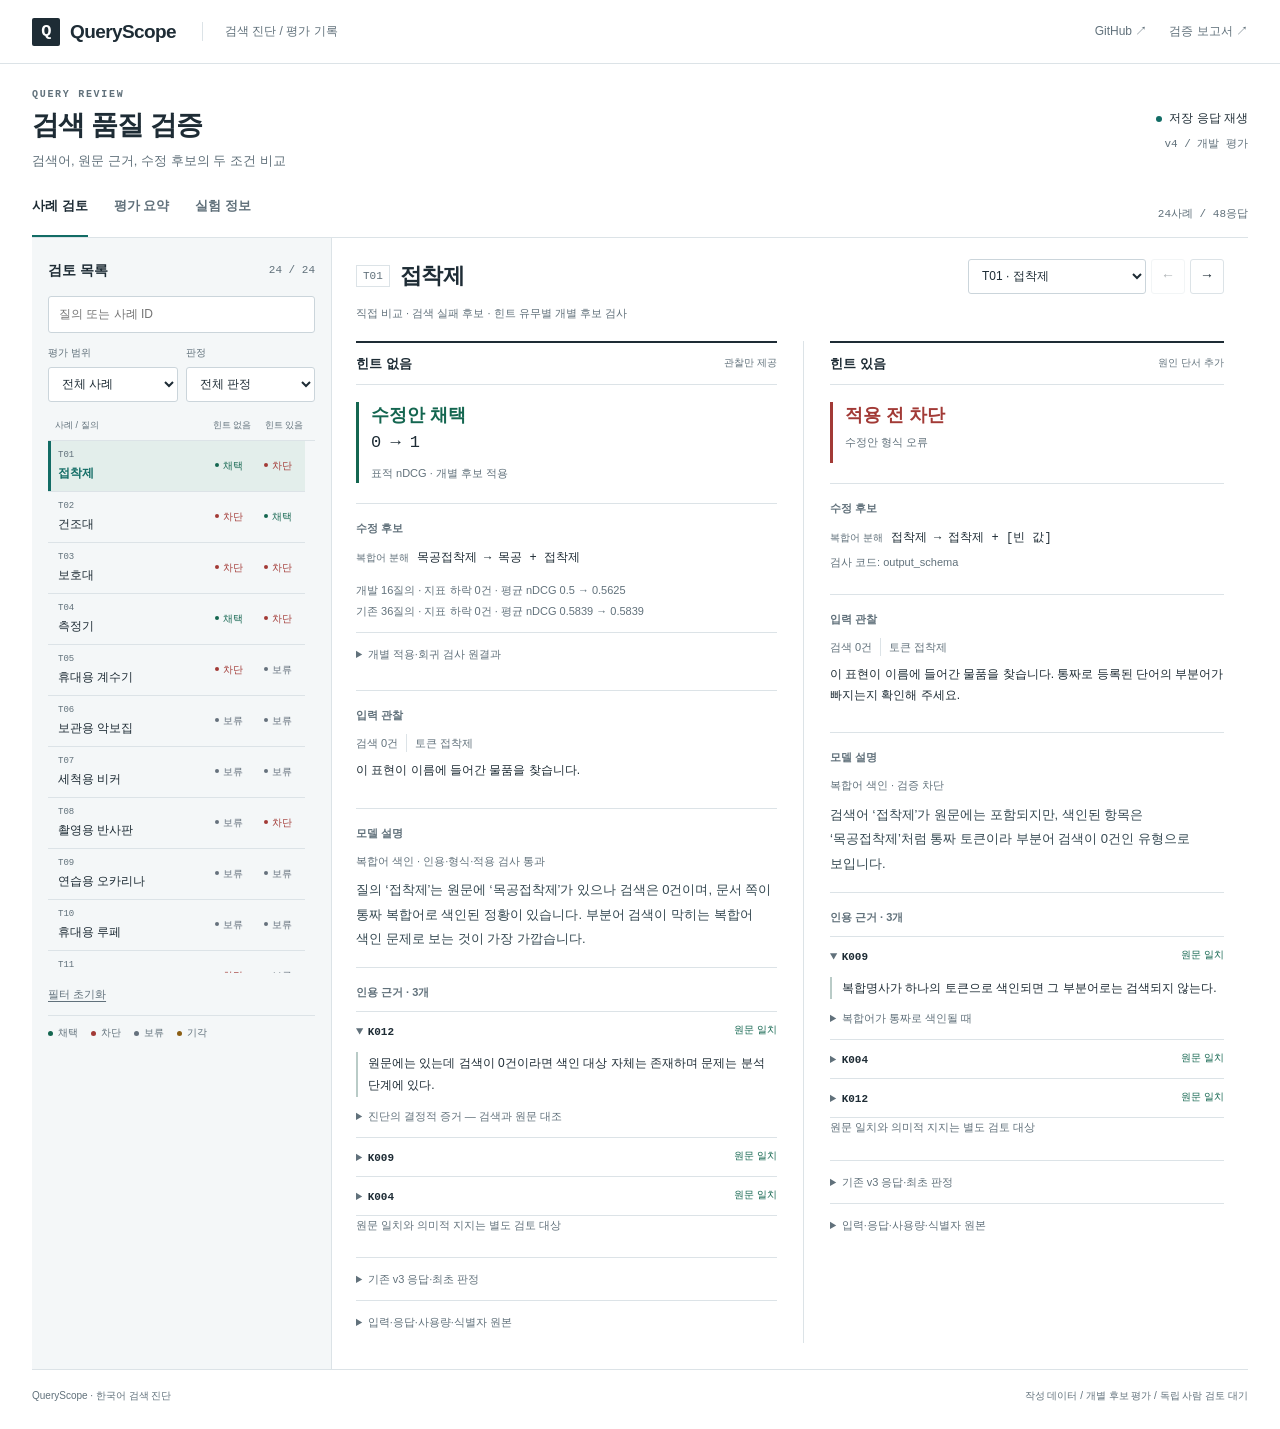
<file: src/searchclinic/web/generation-v4.html>
<!doctype html>
<html lang="ko">
<head>
  <meta charset="utf-8">
  <meta name="viewport" content="width=device-width,initial-scale=1">
  <meta name="description" content="한국어 검색 진단과 수정 후보 검증. 실제 모델 응답 48건의 입력, 근거, 판정, 회귀 검사 비교.">
  <title>검색 품질 검증 · QueryScope</title>
  <link rel="stylesheet" href="workbench.css?v=20261029-1">
</head>
<body class="workbench">
<a class="skip-link" href="#panel-cases">사례 검토로 이동</a>
<header class="app-header">
  <a class="wordmark" href="generation-v4.html"><span class="brand-mark" aria-hidden="true">Q</span>QueryScope</a>
  <span class="header-context">검색 진단 / 평가 기록</span>
  <nav class="header-links" aria-label="프로젝트 자료"><a href="https://github.com/sokldjs554/queryscope">GitHub ↗</a><a href="https://github.com/sokldjs554/queryscope/blob/main/docs/verification/queryscope-v4/ACTUAL-API.md">검증 보고서 ↗</a></nav>
</header>
<main class="app-main">
  <div class="page-heading"><div><p class="section-kicker">QUERY REVIEW</p><h1>검색 품질 검증</h1><p class="page-description">검색어, 원문 근거, 수정 후보의 두 조건 비교</p></div><div class="dataset-label"><span class="status-dot" aria-hidden="true"></span>저장 응답 재생<span class="dataset-version">v4 / 개발 평가</span></div></div>
  <p id="v4-status" class="load-status" role="status" aria-live="polite">평가 자료 로딩 중</p>
  <noscript><p>사례 비교에는 JavaScript가 필요합니다. <a href="https://github.com/sokldjs554/queryscope/blob/main/docs/verification/queryscope-v4/ACTUAL-API.md">검증 보고서</a>에서 원자료 확인이 가능합니다.</p></noscript>
  <div id="v4-content" hidden>
    <div class="tab-bar" role="tablist" aria-label="검토 화면">
      <button id="tab-cases" role="tab" aria-selected="true" aria-controls="panel-cases" tabindex="0">사례 검토</button>
      <button id="tab-summary" role="tab" aria-selected="false" aria-controls="panel-summary" tabindex="-1">평가 요약</button>
      <button id="tab-info" role="tab" aria-selected="false" aria-controls="panel-info" tabindex="-1">실험 정보</button>
      <span id="dataset-count" class="tab-meta"></span>
    </div>
    <section id="panel-cases" class="review-grid" role="tabpanel" aria-labelledby="tab-cases" tabindex="0">
      <aside class="case-nav" aria-label="사례 탐색">
        <div class="nav-heading"><h2>검토 목록</h2><span id="case-count" aria-live="polite"></span></div>
        <label class="sr-only" for="case-search">질의 또는 사례 ID 검색</label><input id="case-search" type="search" placeholder="질의 또는 사례 ID" autocomplete="off" maxlength="100">
        <div class="filter-row"><div><label for="v4-group">평가 범위</label><select id="v4-group"><option value="all">전체 사례</option><option value="paired_v3">직접 비교</option><option value="additional_development">추가 개발</option></select></div><div><label for="case-outcome">판정</label><select id="case-outcome"><option value="all">전체 판정</option><option value="accepted">채택 포함</option><option value="blocked">차단 포함</option><option value="rejected">기각 포함</option><option value="abstain">보류 포함</option></select></div></div>
        <div class="list-columns" aria-hidden="true"><span>사례 / 질의</span><span>힌트 없음</span><span>힌트 있음</span></div>
        <div id="case-list" class="case-list"></div>
        <p id="case-empty" class="empty-state" hidden>일치하는 사례 없음</p>
        <button id="reset-filters" class="text-button" type="button">필터 초기화</button>
        <div class="list-legend"><span class="legend-dot accepted"></span>채택<span class="legend-dot blocked"></span>차단<span class="legend-dot abstain"></span>보류<span class="legend-dot rejected"></span>기각</div>
      </aside>
      <div class="case-stage">
        <div id="no-selection" class="blank-selection" hidden><h2>검색 결과 없음</h2><p>검색어나 평가 범위 변경 필요</p></div>
        <div id="selected-case">
          <div class="case-toolbar"><div class="case-heading"><span id="case-id" class="case-code"></span><h2 id="case-title"></h2></div><div class="case-controls"><label class="sr-only" for="v4-case">사례 선택</label><select id="v4-case"></select><button id="case-prev" type="button" aria-label="이전 사례">←</button><button id="case-next" type="button" aria-label="다음 사례">→</button></div></div>
          <p id="v4-note" class="case-note"></p>
          <div class="comparison-grid"><article class="comparison"><div class="condition-heading"><h3>힌트 없음</h3><span>관찰만 제공</span></div><div id="v4-no-hint"></div></article><article class="comparison"><div class="condition-heading"><h3>힌트 있음</h3><span>원인 단서 추가</span></div><div id="v4-hint"></div></article></div>
        </div>
      </div>
    </section>
    <section id="panel-summary" class="document-panel" role="tabpanel" aria-labelledby="tab-summary" tabindex="0" hidden>
      <div class="panel-heading"><h2>평가 요약</h2><p>응답 단위 집계 · 직접 비교 24응답 / 추가 개발 24응답</p></div>
      <div id="summary-totals" class="summary-strip"></div>
      <h3>조건별 판정</h3><div class="table-scroll" tabindex="0" aria-label="조건별 판정표"><table><thead><tr><th scope="col">검사 항목</th><th scope="col">직접 비교<br>힌트 없음</th><th scope="col">직접 비교<br>힌트 있음</th><th scope="col">추가 개발<br>힌트 없음</th><th scope="col">추가 개발<br>힌트 있음</th></tr></thead><tbody id="v4-summary"></tbody></table></div>
      <p class="annotation">검사 통과는 인용·형식·적용 조건 판정이며 의미적 정답률이 아닙니다. 채택 수는 개별 후보의 응답 단위 집계입니다.</p>
      <h3>기존 응답과 직접 비교</h3><div class="table-scroll" tabindex="0" aria-label="기존 응답 비교표"><table><thead><tr><th scope="col">검사 항목</th><th scope="col">기존 v3 · 24응답</th><th scope="col">새 v4 · 직접 비교 24응답</th></tr></thead><tbody id="v4-comparison"></tbody></table></div>
      <p class="annotation">같은 사례·조건의 새 생성 비교입니다. 입력과 검증 계약을 함께 변경한 단일 배치로, 특정 변경 하나의 효과나 고객 성능으로 일반화하지 않습니다.</p>
      <h3>원문 인용 대조</h3><p id="v4-citations" class="audit-note"></p>
    </section>
    <section id="panel-info" class="document-panel" role="tabpanel" aria-labelledby="tab-info" tabindex="0" hidden>
      <div class="panel-heading"><h2>실험 정보</h2><p>모델 · 비용 · 평가 범위 · 원자료</p></div>
      <h3>실행 및 비용</h3><p id="v4-cost"></p><p id="v4-cost-scope"></p>
      <p class="annotation">사용량 기반 비용 추정이며 청구서 확정 금액이 아닙니다. 이 화면은 저장 자료만 읽고 새 모델을 호출하지 않습니다.</p>
      <h3>판정 범위</h3><p>작성한 상품 카탈로그와 개발 평가셋의 결과입니다. 실제 알바천국 데이터나 고객 운영 성과가 아닙니다. 인용 일치, 수정안 형식, 개별 검색 효과를 분리해 확인합니다. 독립적인 사람의 의미 검토는 미완료입니다.</p>
      <p>회귀 검사는 각 후보를 별도 엔진에 적용한 개발 16질의와 기존 36질의의 결과입니다. 여러 후보의 결합 성능이나 평가셋 밖의 무회귀를 보장하지 않습니다. 기본 검색 설정은 그대로 유지됩니다.</p>
      <h3>검증 이력</h3><nav class="history-links" aria-label="이전 평가 기록"><a href="review-v4.html"><span>v4</span>기존 응답 재검사 →</a><a href="generation-v3.html"><span>v3</span>실제 모델 응답 →</a><a href="evaluation-v3.html"><span>v3</span>정상 검색·누락 비교 →</a><a href="evaluation-v2.html"><span>v2</span>근거 검색 평가 →</a><a href="evaluation.html"><span>v1</span>수정 효과 비교 →</a><a href="./"><span>기반</span>검색 진단 기록 →</a></nav>
      <details class="record-details"><summary>원자료 해시 및 실행 식별자</summary><pre id="v4-provenance"></pre></details>
      <a class="source-link" href="https://github.com/sokldjs554/queryscope/tree/main/docs/verification/queryscope-v4/actual-api-v1">실제 응답·HTTP 기록 원본 ↗</a>
    </section>
  </div>
</main>
<footer class="app-footer"><span>QueryScope · 한국어 검색 진단</span><span>작성 데이터 / 개별 후보 평가 / 독립 사람 검토 대기</span></footer>
<script src="generation-v4.js?v=20261029-1"></script>
</body></html>
</file>
<file: src/searchclinic/web/workbench.css>
:root{--ink:#1e2c35;--muted:#61717b;--line:#dce3e7;--soft:#f4f7f8;--accent:#126c65;--accepted:#146650;--blocked:#a23a36;--rejected:#8b5e14;--abstain:#65717d;--paper:#fff;--mono:ui-monospace,SFMono-Regular,Consolas,monospace}
*{box-sizing:border-box}body{margin:0;background:var(--paper);color:var(--ink);font:14px/1.65 -apple-system,BlinkMacSystemFont,"Segoe UI","Noto Sans KR",sans-serif}button,input,select{font:inherit;color:inherit}button,a,select,input,summary{-webkit-tap-highlight-color:transparent}a{color:var(--accent);text-underline-offset:3px}button{cursor:pointer}button:disabled{opacity:.35;cursor:default}[hidden]{display:none!important}button:focus-visible,a:focus-visible,input:focus-visible,select:focus-visible,summary:focus-visible,[tabindex]:focus-visible{outline:2px solid var(--accent);outline-offset:3px}.sr-only{position:absolute;width:1px;height:1px;margin:-1px;overflow:hidden;clip:rect(0,0,0,0);white-space:nowrap}.skip-link{position:absolute;left:20px;top:-60px;background:white;padding:10px;z-index:5}.skip-link:focus{top:10px}.app-header{height:64px;border-bottom:1px solid var(--line);padding:0 32px;display:flex;align-items:center;gap:26px}.wordmark{display:flex;align-items:center;gap:10px;color:var(--ink);text-decoration:none;font-size:19px;font-weight:750;letter-spacing:-.6px}.brand-mark{display:grid;place-items:center;width:28px;height:28px;background:var(--ink);color:white;font:600 17px/1 var(--mono);border-radius:2px}.header-context{font-size:12px;color:var(--muted);padding-left:22px;border-left:1px solid var(--line)}.header-links{margin-left:auto;display:flex;gap:22px}.header-links a{font-size:12px;color:var(--muted);text-decoration:none}.header-links a:hover{color:var(--accent)}.app-main{max-width:1680px;margin:0 auto;padding:0 32px}.page-heading{display:flex;justify-content:space-between;align-items:center;padding:24px 0 19px;gap:18px}.section-kicker{font:600 10px/1.4 var(--mono);letter-spacing:1.7px;color:var(--muted);margin:0 0 6px}h1{font-size:27px;line-height:1.3;letter-spacing:-.9px;margin:0}h2,h3,h4{margin:0;font-weight:650}p{margin:0 0 12px}.page-description{font-size:13px;color:var(--muted);margin:7px 0 0}.dataset-label{display:flex;gap:7px;align-items:center;font-size:12px;flex-wrap:wrap;justify-content:flex-end}.status-dot{width:6px;height:6px;background:var(--accent);border-radius:50%}.dataset-version{display:block;flex-basis:100%;text-align:right;color:var(--muted);font:11px var(--mono)}.load-status{font-size:12px;color:var(--muted);margin:0 0 10px}.load-status[data-ready=true]{display:none}.load-status[data-error=true]{padding:18px;border:1px solid #d8aaa5;color:var(--blocked);background:#fff6f5}.tab-bar{display:flex;align-items:center;gap:26px;border-bottom:1px solid var(--line);height:47px}.tab-bar button{height:47px;padding:0 0 12px;border:0;border-bottom:2px solid transparent;align-self:end;background:transparent;font-size:13px;color:var(--muted);font-weight:600;white-space:nowrap}.tab-bar button[aria-selected=true]{color:var(--ink);border-color:var(--accent)}.tab-meta{margin-left:auto;color:var(--muted);font:11px var(--mono);white-space:nowrap}.review-grid{display:grid;grid-template-columns:300px minmax(0,1fr);border-bottom:1px solid var(--line);min-height:680px}.case-nav{background:var(--soft);border-right:1px solid var(--line);padding:21px 16px 16px;min-width:0}.nav-heading{display:flex;align-items:center;justify-content:space-between;margin-bottom:14px}.nav-heading h2{font-size:14px}.nav-heading>span{color:var(--muted);font:11px var(--mono)}input,select{border:1px solid #cbd5db;border-radius:3px;background:#fff;min-height:35px;max-width:100%}input{width:100%;padding:8px 10px;font-size:12px}select{padding:6px 25px 6px 9px;font-size:12px}.filter-row{display:grid;grid-template-columns:1fr 1fr;gap:8px;margin:12px 0 16px}.filter-row label{display:block;font-size:10px;color:var(--muted);margin-bottom:5px}.filter-row select{width:100%;padding-right:16px}.list-columns{display:grid;grid-template-columns:1fr 48px 48px;gap:4px;color:var(--muted);font-size:9px;border-bottom:1px solid var(--line);padding:0 7px 7px}.list-columns span:not(:first-child){text-align:center}.case-list{max-height:532px;overflow-y:auto;scrollbar-width:thin;scrollbar-gutter:stable}.case-row{display:grid;grid-template-columns:minmax(0,1fr) 43px 43px;gap:6px;align-items:center;width:100%;min-height:51px;padding:9px 6px;background:transparent;border:0;border-bottom:1px solid var(--line);text-align:left;line-height:1.4;position:relative}.case-row:hover{background:#eaf0f1}.case-row[aria-pressed=true]{background:#e3eeeb;box-shadow:inset 3px 0 0 var(--accent)}.case-row[aria-pressed=true] .case-query{color:var(--accent);font-weight:750}.case-row-title{min-width:0;padding-left:4px}.case-row-code{display:block;font:9px/1.3 var(--mono);color:var(--muted);margin-bottom:3px}.case-query{display:block;font-size:12px;overflow:hidden;text-overflow:ellipsis;white-space:nowrap}.mini-status{font-size:10px;text-align:center;white-space:nowrap}.mini-status:before{content:"";display:inline-block;width:4px;height:4px;margin:0 4px 2px 0;border-radius:50%;background:currentColor}.accepted{color:var(--accepted)}.blocked{color:var(--blocked)}.rejected{color:var(--rejected)}.abstain{color:var(--abstain)}.text-button{border:0;background:none;font-size:11px;color:var(--muted);padding:12px 0;text-decoration:underline;text-underline-offset:3px}.list-legend{display:flex;align-items:center;gap:5px;font-size:10px;color:var(--muted);padding-top:9px;border-top:1px solid var(--line)}.legend-dot{display:inline-block;background:currentColor;width:5px;height:5px;border-radius:50%;margin-left:8px}.legend-dot:first-child{margin-left:0}.case-stage{min-width:0;padding:21px 24px 26px}.case-toolbar{display:flex;justify-content:space-between;align-items:center;gap:12px}.case-heading{display:flex;align-items:center;gap:10px;min-width:0}.case-code{font:11px var(--mono);color:var(--muted);border:1px solid var(--line);padding:4px 6px;flex-shrink:0}.case-heading h2{font-size:22px;line-height:1.4;letter-spacing:-.5px;overflow-wrap:anywhere}.case-controls{display:flex;align-items:center;gap:5px;flex-shrink:0}.case-controls select{max-width:185px}.case-controls button{min-width:34px;height:35px;border:1px solid var(--line);background:white;border-radius:3px}.case-controls button:not(:disabled):hover{background:var(--soft)}.case-note{color:var(--muted);font-size:11px;margin:10px 0 19px}.comparison-grid{display:grid;grid-template-columns:1fr 1fr;gap:26px}.comparison{min-width:0}.comparison+.comparison{border-left:1px solid var(--line);padding-left:26px}.condition-heading{display:flex;align-items:center;justify-content:space-between;gap:8px;padding:10px 0;border-top:2px solid var(--ink);border-bottom:1px solid var(--line);margin-bottom:17px}.condition-heading h3{font-size:13px}.condition-heading span{font-size:10px;color:var(--muted)}.outcome{border-left:3px solid currentColor;padding:1px 0 1px 12px;margin-bottom:20px;min-height:61px}.outcome strong{font-size:18px;display:block;font-weight:650;line-height:1.4}.outcome .effect-metric{font:500 17px/1.8 var(--mono);letter-spacing:-.5px;color:var(--ink)}.outcome .outcome-detail{display:block;color:var(--muted);font-size:11px;margin-top:5px}.row-section{padding:15px 0;border-top:1px solid var(--line)}.row-section h4{font-size:11px;color:var(--muted);margin-bottom:10px;font-weight:600}.patch-line{font:12px/1.9 var(--mono);overflow-wrap:anywhere;margin:3px 0}.patch-kind{font:10px/1.6 -apple-system,BlinkMacSystemFont,"Segoe UI",sans-serif;color:var(--muted);margin-right:8px}.input-facts{display:flex;gap:8px;flex-wrap:wrap;color:var(--muted);font-size:11px;margin-bottom:8px}.input-facts span{padding-right:8px;border-right:1px solid var(--line)}.input-facts span:last-child{border:0}.input-problem{font-size:12px;line-height:1.7}.model-summary{font-size:13px;line-height:1.9;margin:0;color:#344851;word-break:keep-all;overflow-wrap:anywhere}.validation-note{font-size:11px;color:var(--muted);margin:0 0 8px;overflow-wrap:anywhere}.evidence-list{border-top:1px solid var(--line)}.evidence-item{border-bottom:1px solid var(--line);padding:10px 0}.evidence-item>summary{cursor:pointer;font-size:11px;color:var(--muted)}.evidence-item>summary .evidence-code{font:600 11px var(--mono);color:var(--ink);margin-right:8px}.evidence-item>summary .quote-status{float:right;font-size:10px}.evidence-item blockquote{font-size:12px;line-height:1.85;margin:12px 0 8px;padding:0 0 0 10px;border-left:2px solid #b9cbc7;white-space:pre-wrap;word-break:keep-all;overflow-wrap:anywhere}.source-doc{font-size:11px;color:var(--muted);margin:10px 0 2px}.source-doc summary{cursor:pointer}.source-doc p{white-space:pre-wrap;margin-top:8px}.record-details{border-top:1px solid var(--line);padding:12px 0;font-size:11px;color:var(--muted)}summary{cursor:pointer}pre{white-space:pre-wrap;overflow-wrap:anywhere;background:var(--soft);padding:14px;font:11px/1.7 var(--mono);color:var(--ink);max-height:420px;overflow-y:auto;margin:12px 0 0}.regression-list{font-size:11px;line-height:1.9;color:var(--muted);margin:10px 0}.previous-label{font-size:11px;line-height:1.8}.empty-state,.blank-selection{padding:28px 5px;color:var(--muted);font-size:12px}.blank-selection{padding:60px 24px}.blank-selection h2{font-size:18px;margin-bottom:10px}.document-panel{padding:26px 0 36px;max-width:1100px}.panel-heading{margin-bottom:25px}.panel-heading h2{font-size:21px;letter-spacing:-.5px}.panel-heading p{font-size:12px;color:var(--muted);margin-top:6px}.document-panel h3{font-size:14px;margin:26px 0 12px}.document-panel>p{font-size:13px;line-height:1.9}.summary-strip{display:flex;border-block:1px solid var(--line);padding:20px 0;margin:20px 0 28px;gap:0}.summary-stat{flex:1;border-right:1px solid var(--line);padding:0 20px}.summary-stat:first-child{padding-left:0}.summary-stat:last-child{border:0}.summary-stat span{display:block;font-size:11px;color:var(--muted)}.summary-stat strong{font:500 28px/1.5 var(--mono)}.table-scroll{overflow-x:auto;border:1px solid var(--line);border-radius:2px}table{width:100%;border-collapse:collapse;font-size:12px;min-width:550px;text-align:left}th,td{padding:11px 15px;border-bottom:1px solid var(--line);vertical-align:middle}thead{background:var(--soft)}th{font-weight:600}tbody tr:last-child>*{border-bottom:0}td{font-family:var(--mono);font-variant-numeric:tabular-nums}tbody tr:hover{background:#f9fbfb}.annotation{font-size:11px!important;color:var(--muted);max-width:880px;margin:12px 0 23px}.audit-note{border-left:3px solid var(--line);padding:8px 15px;color:var(--muted);font-size:12px!important}.history-links{display:grid;grid-template-columns:1fr 1fr;gap:0 22px;margin-bottom:22px}.history-links a{border-bottom:1px solid var(--line);padding:12px 0;text-decoration:none;font-size:12px}.history-links a span{display:inline-block;font:10px var(--mono);color:var(--muted);width:40px}.source-link{font-size:12px}.app-footer{display:flex;justify-content:space-between;gap:12px;max-width:1680px;margin:auto;padding:18px 32px 24px;font-size:10px;color:var(--muted)}
@media(min-width:1600px){.comparison-grid{gap:34px}.comparison+.comparison{padding-left:34px}.case-stage{padding-inline:32px}}
@media(max-width:1100px){.app-main{padding-inline:22px}.app-header{padding-inline:22px}.review-grid{grid-template-columns:265px minmax(0,1fr)}.case-stage{padding-inline:18px}.comparison-grid{gap:18px}.comparison+.comparison{padding-left:18px}.case-toolbar{flex-wrap:wrap}.case-controls{margin-left:auto}.model-summary{font-size:12px}.header-context{display:none}.case-controls select{max-width:185px}}
@media(max-width:760px){.review-grid{grid-template-columns:1fr}.case-nav{border-right:0;border-bottom:1px solid var(--line);padding:15px}.case-list{max-height:160px}.case-row{min-height:42px;grid-template-columns:minmax(0,1fr) 65px 65px}.case-row-title{display:flex;align-items:center;gap:10px}.case-row-code{margin:0}.case-query{font-size:12px}.list-columns{grid-template-columns:1fr 65px 65px}.list-legend{display:none}.filter-row{margin:8px 0 10px}.text-button{padding-block:7px}.case-stage{padding:19px 0}.page-heading{padding-top:21px}.dataset-label{display:none}.case-note{margin-bottom:15px}.comparison-grid{gap:18px}.comparison+.comparison{padding-left:18px}.summary-strip{flex-wrap:wrap;row-gap:15px}.summary-stat{flex-basis:50%;padding-inline:15px}.summary-stat:nth-child(3){padding-left:0}.app-footer{padding-inline:22px;flex-wrap:wrap}.history-links{grid-template-columns:1fr}}
@media(max-width:500px){.app-main,.app-header{padding-inline:16px}.app-header{height:56px}.wordmark{font-size:17px;gap:7px}.brand-mark{width:24px;height:24px;font-size:15px}.header-links{gap:12px}.header-links a{font-size:10px}.header-links a:last-child{display:none}h1{font-size:25px}.page-description{font-size:12px}.tab-bar{gap:23px}.tab-meta{font-size:9px}.tab-bar button{font-size:12px}.comparison-grid{grid-template-columns:1fr}.comparison+.comparison{border-left:0;padding-left:0;margin-top:15px}.condition-heading{padding-top:12px}.case-heading h2{font-size:20px}.case-controls{margin-left:0;width:100%}.case-controls select{max-width:none;flex:1;min-width:0}.case-toolbar{gap:12px}.case-nav{margin-inline:-1px}.case-note{font-size:10px}.model-summary{font-size:13px}.document-panel{padding-top:20px}.app-footer{padding-inline:16px}.row-section{padding-block:14px}}
@media(prefers-reduced-motion:reduce){*{scroll-behavior:auto!important}}
</file>
